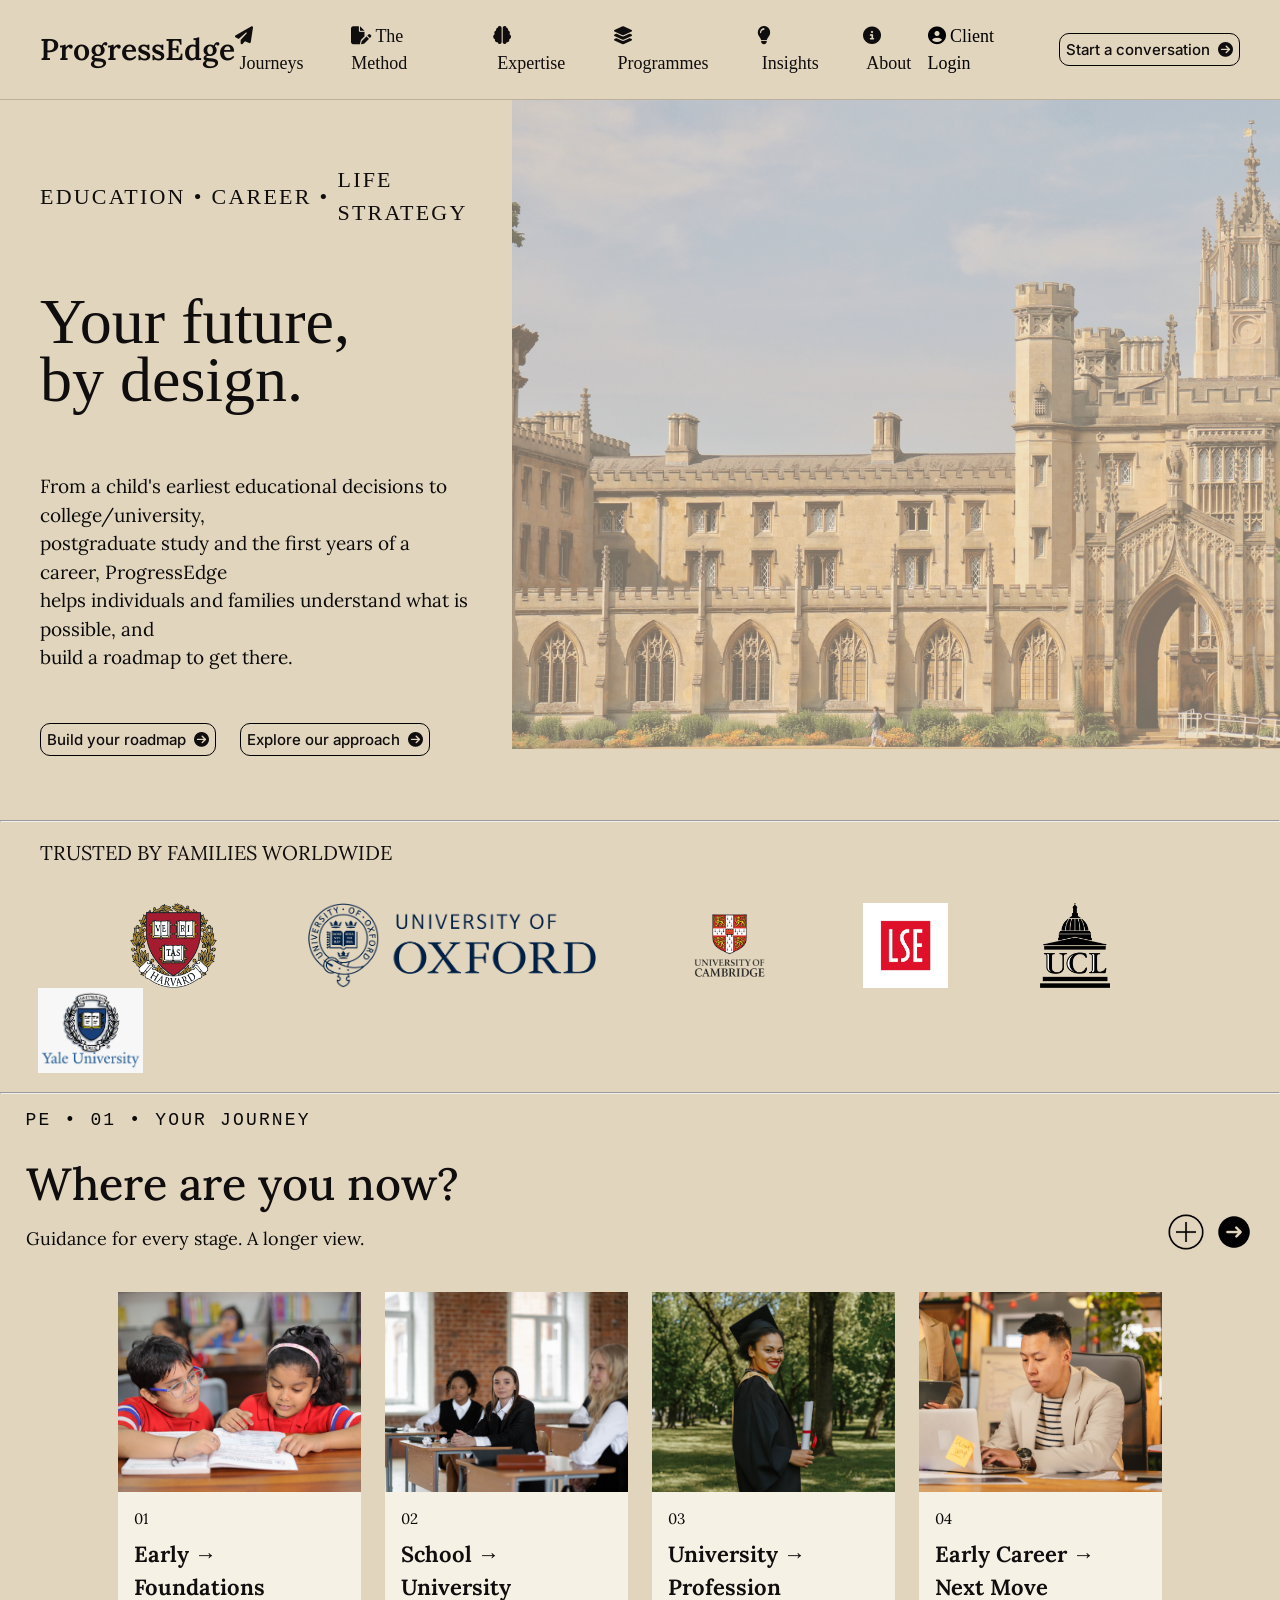
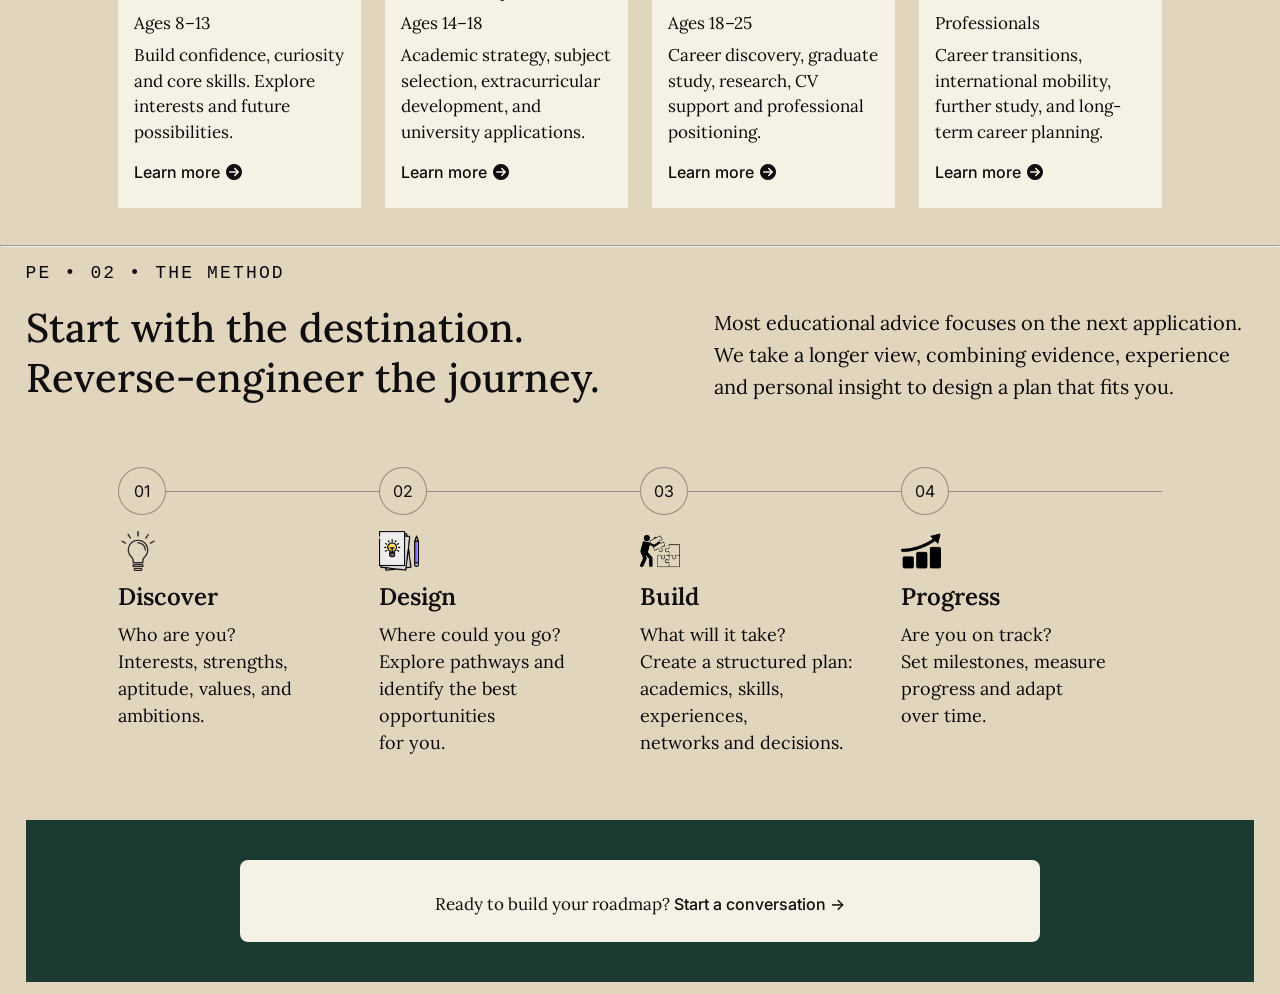
<file: index.html>
<!DOCTYPE html>
<html lang="en">
<head>
<meta charset="UTF-8">
<meta name="viewport" content="width=device-width, initial-scale=1.0">
<title>ProgressEdge — Your Future, By Design</title>
<link rel="preconnect" href="https://fonts.googleapis.com">
<link rel="preconnect" href="https://fonts.gstatic.com" crossorigin>
<link href="https://fonts.googleapis.com/css2?family=Lora:ital,wght@0,400;0,500;0,600;1,400&family=Inter:wght@400;500;600&display=swap" rel="stylesheet">
<link rel="stylesheet" href="css/style.css">
<link rel="stylesheet" href="https://cdnjs.cloudflare.com/ajax/libs/font-awesome/6.7.2/css/all.min.css">
</head>
<body>
  
  <script>
  const nav = document.querySelector('.nav');
  window.addEventListener('scroll', () => {
    if (window.scrollY > 10) {
      nav.classList.add('scrolled');
    } else {
      nav.classList.remove('scrolled');
    }
  });
</script>

  <header class="nav">
    <a href="index.html" class="nav__logo" style="text-decoration:none;color:inherit;">ProgressEdge</a>
    <ul class="nav__links">
      <li><a href="pages/journeys.html"><i class="fa-solid fa-paper-plane"></i>&nbsp;Journeys</a></li>
      <li><a href="pages/the-method.html"><i class="fa-solid fa-file-pen"></i>&nbsp;The Method</a></li>
      <li><a href="pages/expertise.html"><i class="fa-solid fa-brain"></i>&nbsp;Expertise</a></li>
      <li><a href="pages/programmes.html"><i class="fa-solid fa-layer-group"></i>&nbsp;Programmes</a></li>
      <li><a href="pages/insights.html"><i class="fa-solid fa-lightbulb"></i>&nbsp;Insights</a></li>
      <li><a href="pages/about.html"><i class="fa-solid fa-circle-info"></i>&nbsp;About</a></li>
    </ul>
    <div class="nav__right">
      <a href="#"><i class="fa-solid fa-circle-user"></i>&nbsp;Client Login</a>
      <button class="btn">Start a conversation<i class="fa-solid fa-circle-arrow-right"></i></button>
    </div>
  </header>

  <section class="hero">
    <div class="hero__content">
      <div class="hero__eyebrow">
        <span>EDUCATION</span><span class="dot">•</span>
        <span>CAREER</span><span class="dot">•</span>
        <span>LIFE STRATEGY</span>
      </div>
      <h1 class="hero__title">Your future,<br>by design.</h1>
      <p class="hero__desc">
        From a child's earliest educational decisions to college/university,<br>
        postgraduate study and the first years of a career, ProgressEdge <br>
        helps individuals and families understand what is possible, and <br>
        build a roadmap to get there.
      </p>
      <div class="hero__actions">
        <button class="btn">Build your roadmap<i class="fa-solid fa-circle-arrow-right"></i></button>
        <button class="btn">Explore our approach<i class="fa-solid fa-circle-arrow-right"></i></button>
      </div>
    </div>
    <div class="hero__image"></div>
  </section>
  <hr class="hero_line">

  <div class="hero__footer">
    <p class="hero_footer_label">TRUSTED BY FAMILIES WORLDWIDE</p>
  </div>

  <section class="logos">
    <span class="label" style="white-space:nowrap;"></span>
    <img src="images/logos/harvard_logo.svg.webp" alt="Harvard">
    <img src="images/logos/oxford_logo.webp" alt="Oxford">
    <img src="images/logos/cambridge_logo.webp" alt="Cambridge">
    <img src="images/logos/lse_logo.jpeg" alt="LSE">
    <img src="images/logos/ucl_logo.png" alt="UCL">
    <img src="images/logos/yale_logo_transparent.png" alt="Yale">
  </section>
    <hr class="hero_line" style="color: black;">

  <section class="journey">
    <div class="journey__header">
      <div>
        <div class="journey__eyebrow">PE • 01 • YOUR JOURNEY</div>
        <h2 class="journey__title">Where are you now?</h2>
        <p class="journey__subtitle">Guidance for every stage. A longer view.</p>
      </div>
      <div class="journey__nav-icons">
        <button class="icon-circle icon-circle--img"><img src="images/circle.png" alt="Expand"></button>
        <button class="icon-circle icon-circle--img"><img src="images/arrow-right.png" alt="Next"></button>
      </div>
    </div>

    <div class="journey__grid">
      <div class="journey-card">
        <div class="journey-card__image" style="background-image:url('images/early_stage.jpg');"></div>
        <div class="journey-card__body">
          <span class="journey-card__num">01</span>
          <div class="journey-card__title">Early → Foundations</div>
          <span class="journey-card__stage">Ages 8–13</span>
          <p class="journey-card__desc">Build confidence, curiosity and core skills. Explore interests and future possibilities.</p>
          <a href="#" class="journey-card__link">Learn more<i class="fa-solid fa-circle-arrow-right"></i></a>
        </div>
      </div>

      <div class="journey-card">
        <div class="journey-card__image" style="background-image:url('images/high_school_university.jpg');"></div>
        <div class="journey-card__body">
          <span class="journey-card__num">02</span>
          <div class="journey-card__title">School → University</div>
          <span class="journey-card__stage">Ages 14–18</span>
          <p class="journey-card__desc">Academic strategy, subject  selection, extracurricular development, and university applications.</p>
          <a href="#" class="journey-card__link">Learn more<i class="fa-solid fa-circle-arrow-right"></i></a>
        </div>
      </div>

      <div class="journey-card">
        <div class="journey-card__image" style="background-image:url('images/graduate.jpg');"></div>
        <div class="journey-card__body">
          <span class="journey-card__num">03</span>
          <div class="journey-card__title">University → Profession</div>
          <span class="journey-card__stage">Ages 18–25</span>
          <p class="journey-card__desc">Career discovery, graduate study, research, CV support and professional positioning.</p>
          <a href="#" class="journey-card__link">Learn more<i class="fa-solid fa-circle-arrow-right"></i></a>
        </div>
      </div>

      <div class="journey-card">
        <div class="journey-card__image" style="background-image:url('images/early_professional.jpg');"></div>
        <div class="journey-card__body">
          <span class="journey-card__num">04</span>
          <div class="journey-card__title">Early Career → Next Move</div>
          <span class="journey-card__stage">Professionals</span>
          <p class="journey-card__desc">Career transitions, international mobility, further study, and long-term career planning.</p>
          <a href="#" class="journey-card__link">Learn more<i class="fa-solid fa-circle-arrow-right"></i></a>
        </div>
      </div>
    </div>
  </section>
  <br>
  <hr class="hero_line">

  <section class="method">
    <div class="method__intro">
      <div>
        <div class="journey__eyebrow">PE • 02 • THE METHOD</div>
        <h2 class="method__title">Start with the destination.<br>Reverse-engineer the journey.</h2>
      </div>
      <p class="method__desc">
        Most educational advice focuses on the next application.
        We take a longer view, combining evidence, experience and
        personal insight to design a plan that fits you.
      </p>
    </div>

    <div class="method__steps">
      <div class="step-connector"></div>

      <div class="method-step">
        <div class="method-step__num">01</div>
       <img class="method-step__icon-img" src="images/discover.png" alt="Discover icon">
        <div class="method-step__title">Discover</div>
        <p class="method-step__desc">Who are you?<br> Interests, strengths,<br> aptitude, values, and <br> ambitions.</p>
      </div>

      <div class="method-step">
        <div class="method-step__num">02</div>
       <img class="method-step__icon-img" src="images/design.png" alt="Design icon">
        <div class="method-step__title">Design</div>
        <p class="method-step__desc">Where could you go? <br> Explore pathways and <br> identify the best opportunities <br> for you.</p>
      </div>

      <div class="method-step">
        <div class="method-step__num">03</div>
        <img class="method-step__icon-img" src="images/build.png" alt="Build icon">
        <div class="method-step__title">Build</div>
        <p class="method-step__desc">What will it take? <br> Create a structured plan: <br> academics, skills, experiences, <br> networks and decisions.</p>
      </div>

      <div class="method-step">
        <div class="method-step__num">04</div>
        <img class="method-step__icon-img" src="images/progress.png" alt="Progress icon">
        <div class="method-step__title">Progress</div>
        <p class="method-step__desc">Are you on track? <br> Set milestones, measure <br> progress and adapt <br> over time.</p>
      </div>
    </div>

    <div class="method__cta">
      <div class="method__cta-inner">
        Ready to build your roadmap? <a href="#" class="journey-card__link" style="justify-content:center;">Start a conversation →</a>
      </div>
    </div>
  </section>

</body>
</html>
</file>
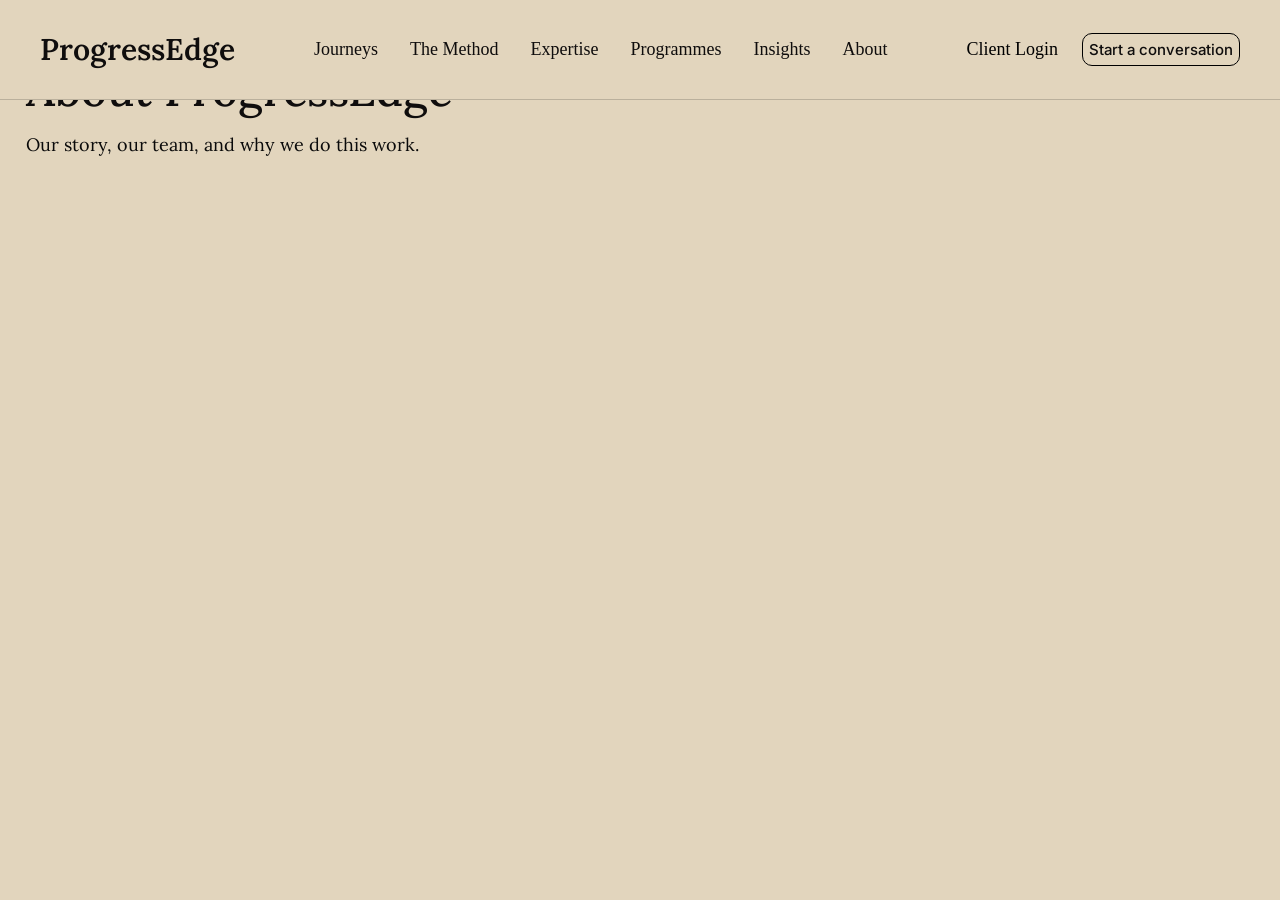
<file: pages/about.html>
<!DOCTYPE html>
<html lang="en">
<head>
<meta charset="UTF-8">
<meta name="viewport" content="width=device-width, initial-scale=1.0">
<title>About — ProgressEdge</title>
<link rel="preconnect" href="https://fonts.googleapis.com">
<link rel="preconnect" href="https://fonts.gstatic.com" crossorigin>
<link href="https://fonts.googleapis.com/css2?family=Lora:ital,wght@0,400;0,500;0,600;1,400&family=Inter:wght@400;500;600&display=swap" rel="stylesheet">
<link rel="stylesheet" href="../css/style.css">
</head>
<body>

  <header class="nav">
    <a href="../index.html" class="nav__logo" style="text-decoration:none;color:inherit;">ProgressEdge</a>
    <ul class="nav__links">
      <li><a href="journeys.html">Journeys</a></li>
      <li><a href="the-method.html">The Method</a></li>
      <li><a href="expertise.html">Expertise</a></li>
      <li><a href="programmes.html">Programmes</a></li>
      <li><a href="insights.html">Insights</a></li>
      <li><a href="about.html">About</a></li>
    </ul>
    <div class="nav__right">
      <a href="#">Client Login</a>
      <button class="btn">Start a conversation</button>
    </div>
  </header>

  <section class="journey">
    <div class="journey__header">
      <div>
        <div class="journey__eyebrow">PE • ABOUT</div>
        <h1 class="journey__title">About ProgressEdge</h1>
        <p class="journey__subtitle">Our story, our team, and why we do this work.</p>
      </div>
    </div>
  </section>

</body>
</html>
</file>
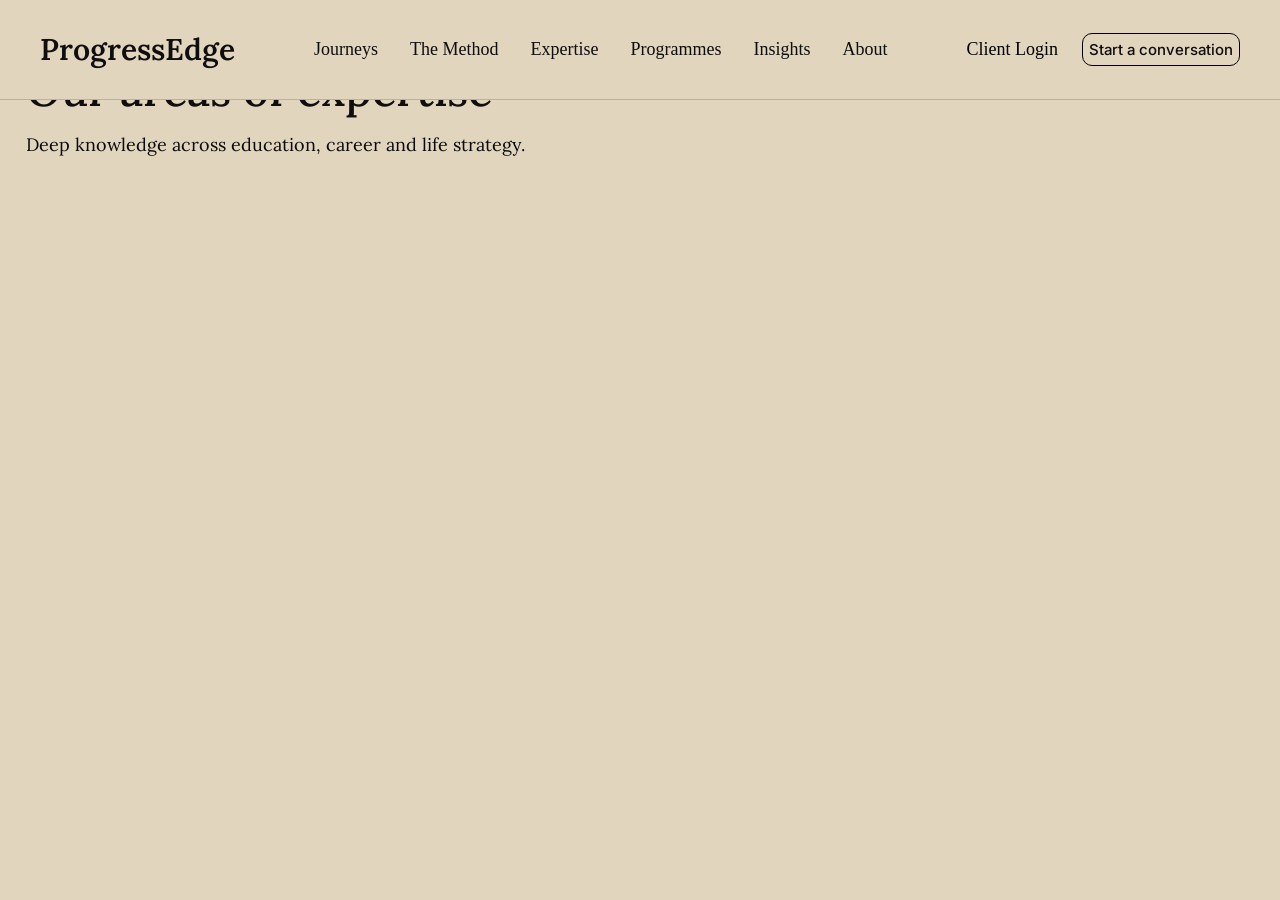
<file: pages/expertise.html>
<!DOCTYPE html>
<html lang="en">
<head>
<meta charset="UTF-8">
<meta name="viewport" content="width=device-width, initial-scale=1.0">
<title>Expertise — ProgressEdge</title>
<link rel="preconnect" href="https://fonts.googleapis.com">
<link rel="preconnect" href="https://fonts.gstatic.com" crossorigin>
<link href="https://fonts.googleapis.com/css2?family=Lora:ital,wght@0,400;0,500;0,600;1,400&family=Inter:wght@400;500;600&display=swap" rel="stylesheet">
<link rel="stylesheet" href="../css/style.css">
</head>
<body>

  <header class="nav">
    <a href="../index.html" class="nav__logo" style="text-decoration:none;color:inherit;">ProgressEdge</a>
    <ul class="nav__links">
      <li><a href="journeys.html">Journeys</a></li>
      <li><a href="the-method.html">The Method</a></li>
      <li><a href="expertise.html">Expertise</a></li>
      <li><a href="programmes.html">Programmes</a></li>
      <li><a href="insights.html">Insights</a></li>
      <li><a href="about.html">About</a></li>
    </ul>
    <div class="nav__right">
      <a href="#">Client Login</a>
      <button class="btn">Start a conversation</button>
    </div>
  </header>

  <section class="journey">
    <div class="journey__header">
      <div>
        <div class="journey__eyebrow">PE • EXPERTISE</div>
        <h1 class="journey__title">Our areas of expertise</h1>
        <p class="journey__subtitle">Deep knowledge across education, career and life strategy.</p>
      </div>
    </div>
  </section>

</body>
</html>
</file>
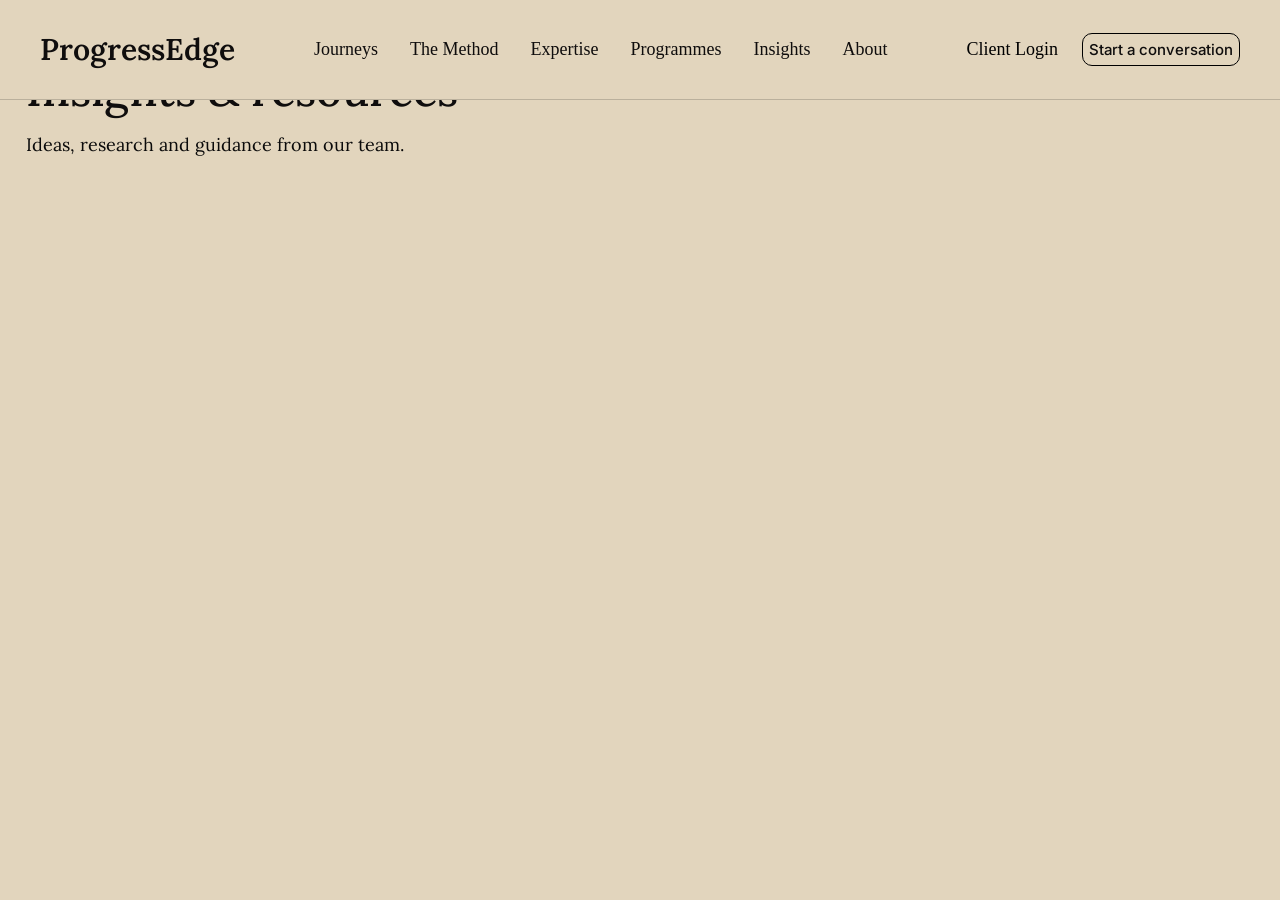
<file: pages/insights.html>
<!DOCTYPE html>
<html lang="en">
<head>
<meta charset="UTF-8">
<meta name="viewport" content="width=device-width, initial-scale=1.0">
<title>Insights — ProgressEdge</title>
<link rel="preconnect" href="https://fonts.googleapis.com">
<link rel="preconnect" href="https://fonts.gstatic.com" crossorigin>
<link href="https://fonts.googleapis.com/css2?family=Lora:ital,wght@0,400;0,500;0,600;1,400&family=Inter:wght@400;500;600&display=swap" rel="stylesheet">
<link rel="stylesheet" href="../css/style.css">
</head>
<body>

  <header class="nav">
    <a href="../index.html" class="nav__logo" style="text-decoration:none;color:inherit;">ProgressEdge</a>
    <ul class="nav__links">
      <li><a href="journeys.html">Journeys</a></li>
      <li><a href="the-method.html">The Method</a></li>
      <li><a href="expertise.html">Expertise</a></li>
      <li><a href="programmes.html">Programmes</a></li>
      <li><a href="insights.html">Insights</a></li>
      <li><a href="about.html">About</a></li>
    </ul>
    <div class="nav__right">
      <a href="#">Client Login</a>
      <button class="btn">Start a conversation</button>
    </div>
  </header>

  <section class="journey">
    <div class="journey__header">
      <div>
        <div class="journey__eyebrow">PE • INSIGHTS</div>
        <h1 class="journey__title">Insights & resources</h1>
        <p class="journey__subtitle">Ideas, research and guidance from our team.</p>
      </div>
    </div>
  </section>

</body>
</html>
</file>
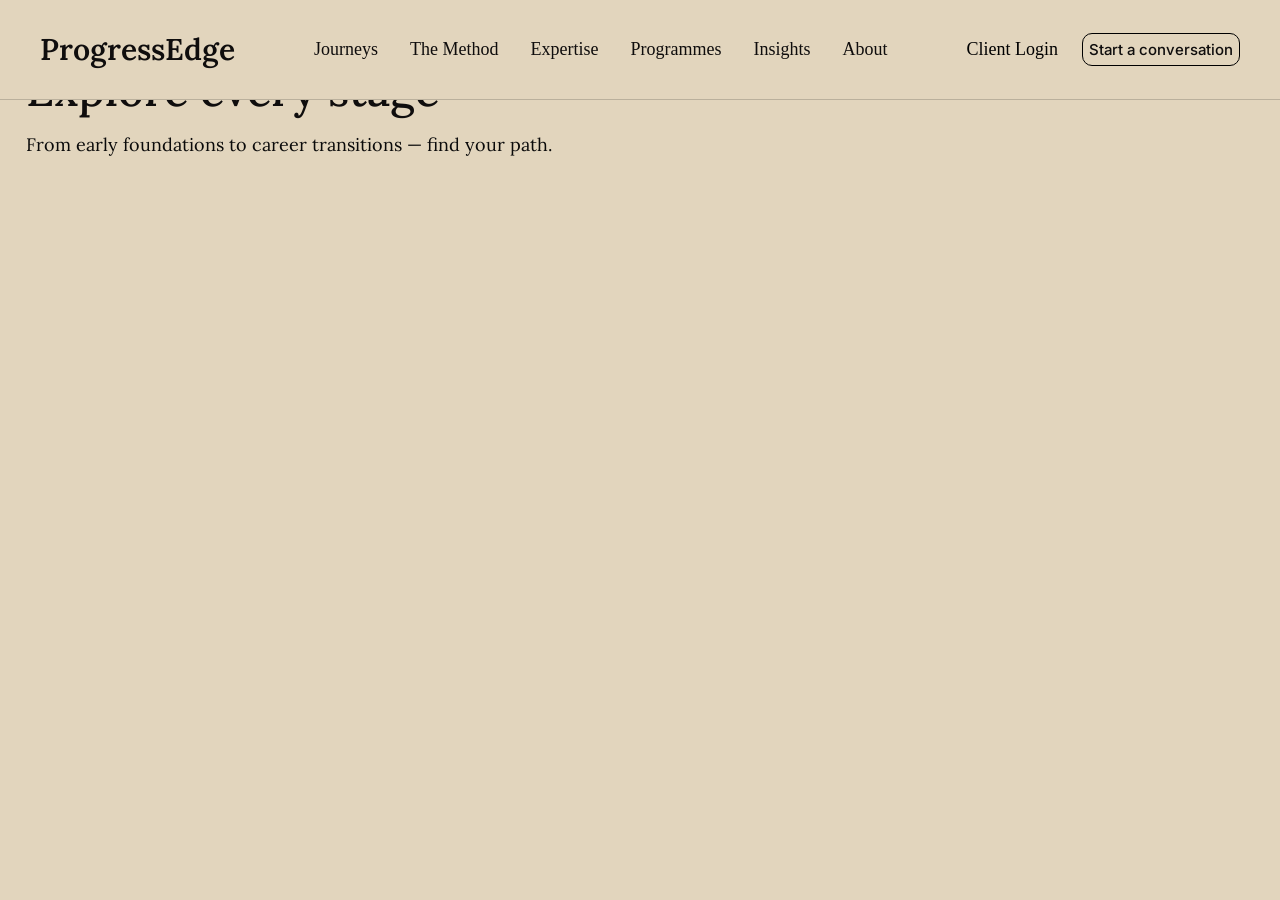
<file: pages/journeys.html>
<!DOCTYPE html>
<html lang="en">
<head>
<meta charset="UTF-8">
<meta name="viewport" content="width=device-width, initial-scale=1.0">
<title>Journeys — ProgressEdge</title>
<link rel="preconnect" href="https://fonts.googleapis.com">
<link rel="preconnect" href="https://fonts.gstatic.com" crossorigin>
<link href="https://fonts.googleapis.com/css2?family=Lora:ital,wght@0,400;0,500;0,600;1,400&family=Inter:wght@400;500;600&display=swap" rel="stylesheet">
<link rel="stylesheet" href="../css/style.css">
</head>
<body>

  <header class="nav">
    <a href="../index.html" class="nav__logo" style="text-decoration:none;color:inherit;">ProgressEdge</a>
    <ul class="nav__links">
      <li><a href="journeys.html">Journeys</a></li>
      <li><a href="the-method.html">The Method</a></li>
      <li><a href="expertise.html">Expertise</a></li>
      <li><a href="programmes.html">Programmes</a></li>
      <li><a href="insights.html">Insights</a></li>
      <li><a href="about.html">About</a></li>
    </ul>
    <div class="nav__right">
      <a href="#">Client Login</a>
      <button class="btn">Start a conversation</button>
    </div>
  </header>

  <section class="journey">
    <div class="journey__header">
      <div>
        <div class="journey__eyebrow">PE • YOUR JOURNEY</div>
        <h1 class="journey__title">Explore every stage</h1>
        <p class="journey__subtitle">From early foundations to career transitions — find your path.</p>
      </div>
    </div>
  </section>

</body>
</html>
</file>
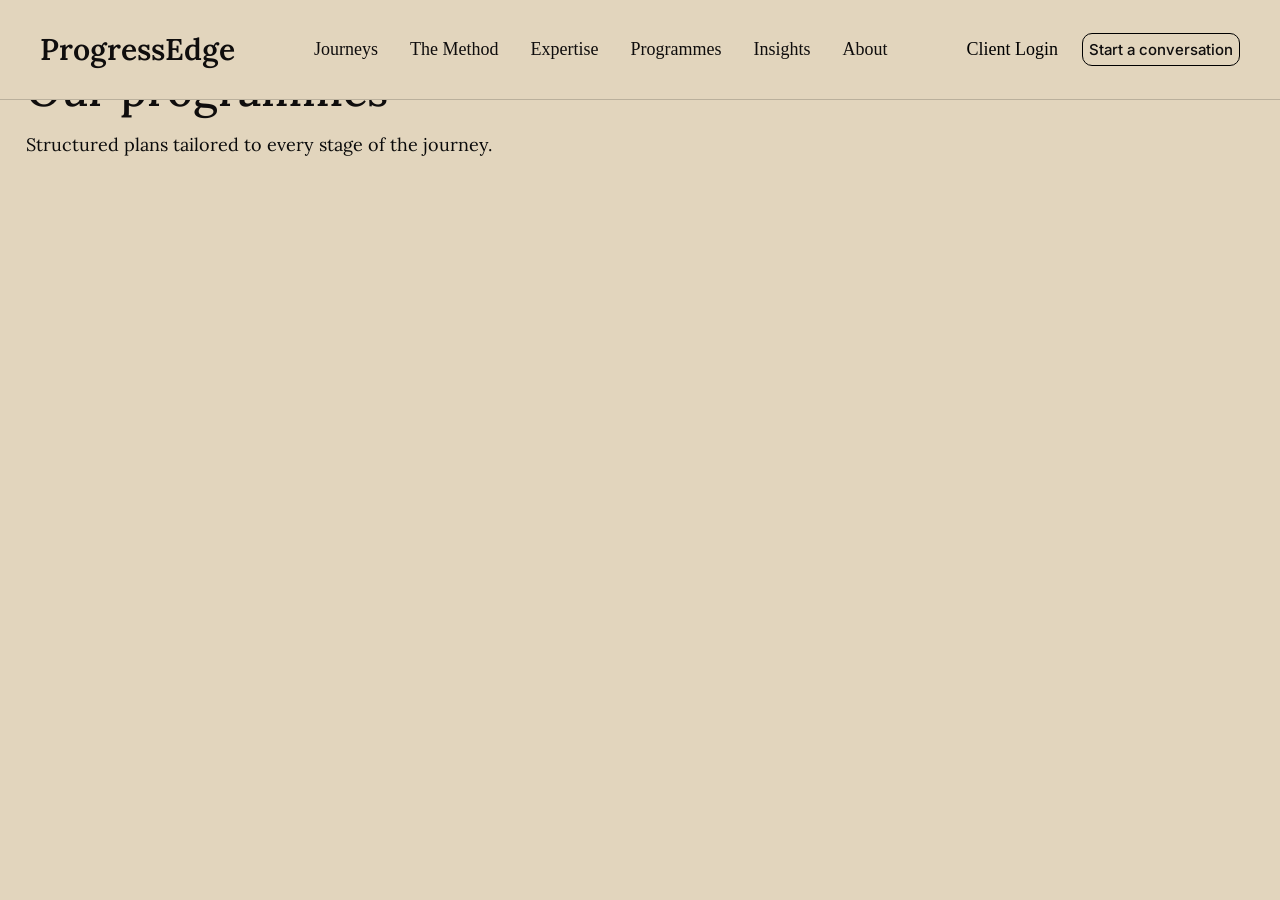
<file: pages/programmes.html>
<!DOCTYPE html>
<html lang="en">
<head>
<meta charset="UTF-8">
<meta name="viewport" content="width=device-width, initial-scale=1.0">
<title>Programmes — ProgressEdge</title>
<link rel="preconnect" href="https://fonts.googleapis.com">
<link rel="preconnect" href="https://fonts.gstatic.com" crossorigin>
<link href="https://fonts.googleapis.com/css2?family=Lora:ital,wght@0,400;0,500;0,600;1,400&family=Inter:wght@400;500;600&display=swap" rel="stylesheet">
<link rel="stylesheet" href="../css/style.css">
</head>
<body>

  <header class="nav">
    <a href="../index.html" class="nav__logo" style="text-decoration:none;color:inherit;">ProgressEdge</a>
    <ul class="nav__links">
      <li><a href="journeys.html">Journeys</a></li>
      <li><a href="the-method.html">The Method</a></li>
      <li><a href="expertise.html">Expertise</a></li>
      <li><a href="programmes.html">Programmes</a></li>
      <li><a href="insights.html">Insights</a></li>
      <li><a href="about.html">About</a></li>
    </ul>
    <div class="nav__right">
      <a href="#">Client Login</a>
      <button class="btn">Start a conversation</button>
    </div>
  </header>

  <section class="journey">
    <div class="journey__header">
      <div>
        <div class="journey__eyebrow">PE • PROGRAMMES</div>
        <h1 class="journey__title">Our programmes</h1>
        <p class="journey__subtitle">Structured plans tailored to every stage of the journey.</p>
      </div>
    </div>
  </section>

</body>
</html>
</file>
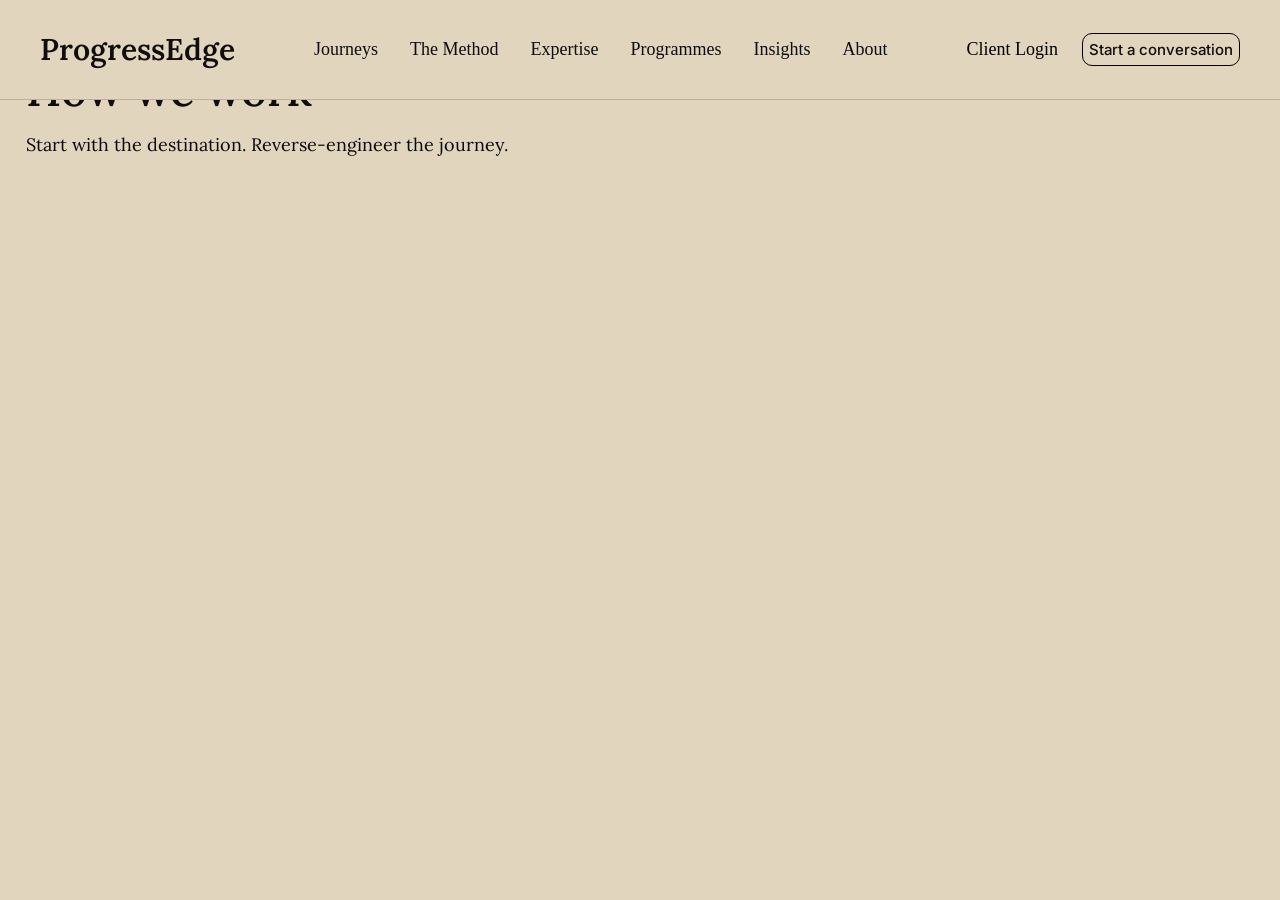
<file: pages/the-method.html>
<!DOCTYPE html>
<html lang="en">
<head>
<meta charset="UTF-8">
<meta name="viewport" content="width=device-width, initial-scale=1.0">
<title>The Method — ProgressEdge</title>
<link rel="preconnect" href="https://fonts.googleapis.com">
<link rel="preconnect" href="https://fonts.gstatic.com" crossorigin>
<link href="https://fonts.googleapis.com/css2?family=Lora:ital,wght@0,400;0,500;0,600;1,400&family=Inter:wght@400;500;600&display=swap" rel="stylesheet">
<link rel="stylesheet" href="../css/style.css">
</head>
<body>

  <header class="nav">
    <a href="../index.html" class="nav__logo" style="text-decoration:none;color:inherit;">ProgressEdge</a>
    <ul class="nav__links">
      <li><a href="journeys.html">Journeys</a></li>
      <li><a href="the-method.html">The Method</a></li>
      <li><a href="expertise.html">Expertise</a></li>
      <li><a href="programmes.html">Programmes</a></li>
      <li><a href="insights.html">Insights</a></li>
      <li><a href="about.html">About</a></li>
    </ul>
    <div class="nav__right">
      <a href="#">Client Login</a>
      <button class="btn">Start a conversation</button>
    </div>
  </header>

  <section class="journey">
    <div class="journey__header">
      <div>
        <div class="journey__eyebrow">PE • THE METHOD</div>
        <h1 class="journey__title">How we work</h1>
        <p class="journey__subtitle">Start with the destination. Reverse-engineer the journey.</p>
      </div>
    </div>
  </section>

</body>
</html>
</file>
<file: css/style.css>
/* ===========================
     DESIGN SYSTEM / VARIABLES
     =========================== */
  :root {
    /* Colors */
    --color-bg: #e2d5bd;
    --color-bg-alt: #f3e7ce;
    --color-card: #F5F1E4;
    --color-text: #0f0d0d;
    --color-text-muted: #0a0a0a;
    --color-accent-dark: #1B3A32;
    --color-border: rgba(7, 7, 7, 0.18);
    --color-border-strong: rgba(5, 5, 5, 0.35);

    /* Typography */
    --font-serif: 'Lora', Georgia, serif;
    --font-sans: 'Inter', -apple-system, sans-serif;

    /* Spacing scale */
    --space-1: 8px;
    --space-2: 16px;
    --space-3: 24px;
    --space-4: 40px;
    --space-5: 64px;
    --space-6: 96px;

    /* Radius */
    --radius-sm: 4px;
    --radius-md: 8px;

    /* Max width */
    --container-max: 1360px;
  }

  * { box-sizing: border-box; margin: 0; padding: 0; }

  body {
    font-family: var(--font-serif);
    background: var(--color-bg);
    color: var(--color-text);
    line-height: 1.5;
    position: relative;
  }

  img { max-width: 100%; display: block; }

  .container {
    max-width: var(--container-max);
    margin: 0 auto;
    padding: 0 var(--space-4);
  }

  .label {
    font-family: var(--font-sans);
    font-size: 12px;
    letter-spacing: 0.12em;
    text-transform: uppercase;
    color: var(--color-text);
  }

.hero_line {
  color: black;
  background-color: black;
}

  /* ===========================
     NAV
     =========================== */
  .nav {
    display: flex;
    align-items: center;
    justify-content: space-between;
    padding: var(--space-2) var(--space-4);
    border-bottom: 1px solid var(--color-border);
    position: fixed;
    height: 100px;
    width: 100%;
    background-color: #e2d5bd;
  }

.nav.scrolled {
background: var(--color-bg);
}

  .nav__logo {
    font-family: var(--font-serif);
    font-size: 30px;
    font-weight: 600;
  }

  .nav__links {
    display: flex;
    gap: clamp(24px, 2.5vw, 44px);
    list-style: none;
    font-family: "STIX Two Text", serif;
    font-size: 18px;
    margin-left:;
  }

  .nav__links a {
    color: var(--color-text);
    text-decoration: none;
  }

  .nav__links a:hover { 
    text-decoration: underline;
}

  .nav__right {
    display: flex;
    align-items: center;
    gap: var(--space-3);
    font-family: "STIX Two Text", serif;
    font-size: 18px;
    text-decoration: none;
    color: black;
  
  }

.nav__right a {
  text-decoration: none;
  color: #000000;
}

.nav__right a:hover {text-decoration: underline;}


  .btn {
    font-family: var(--font-sans);
    font-size:15px;
    font-weight: 500;
    border: 1px solid #000000;
    background: transparent;
    padding: 6px 6px;
    border-radius: 10px;
    cursor: pointer;
    color: var(--color-text);
    display: inline-flex;
    align-items: center;
    gap: 8px;
    white-space: nowrap;
  }

  .btn:hover { background: rgba(8, 8, 8, 0.05); }

  .btn--icon-circle {
    width: 20px;
    height: 20px;
    border-radius: 50%;
    background: var(--color-text);
    color: var(--color-bg);
    display: inline-flex;
    align-items: center;
    justify-content: center;
    font-size: 11px;
  }

  .btn__arrow-icon {
    width: 20px;
    height: 20px;
  }

  /* ===========================
     HERO
     =========================== */
  .hero {
    display: grid;
    grid-template-columns: 4fr 6fr;
    min-height: 500px;
    position: ;
    padding-top: 99px;
    
  }

  .hero__content {
    padding: var(--space-5) var(--space-4);
    display: flex;
    flex-direction: column;
    justify-content: left;
    gap: var(--space-5);
  }

  .hero__eyebrow {
    display: flex;
    gap: var(--space-1);
    align-items: center;
    font-family: "STIX Two Text", serif;
    font-size: 22px;
    letter-spacing: 0.1em;
    text-transform: uppercase;
  }

  .hero__eyebrow .dot { opacity: 1.2; }
  

  .hero__title {
    font-size: clamp(40px, 5vw, 72px);
    font-weight: 500;
    line-height: 0.9;
    letter-spacing: 0.5rm;
    width: fit-content;
    font-family: "STIX Two Text", serif;
  }

  .hero__desc {
    font-family: 'Lora', Georgia, serif;
    font-size: 19px;
    color: var(--color-text-muted);
    max-width:;
    line-height: 1.5;
  }

  .hero__actions {
    display: flex;
    gap: var(--space-3);
    margin-top: -3%;
  }

  .hero__image {
    background-size: cover;
    background-position: left;
    background-image: url(../images/home.png);
    opacity:;
    height: 650px;
    width: 100%;
    
  }

  .hero__footer {
    border-top:;
    padding: var(--space-2) var(--space-4);

  }

.hero_footer_label {
  font-size: 20px;
}

  /* ===========================
     TRUSTED BY / LOGOS
     =========================== */
  .logos {
    border-top: ;
    padding: 1.5% 2%;
    display: flex;
    align-items: center;
    gap: 7.5%;
    flex-wrap: wrap;
    margin-left: 1%;
  }

  .logos img {
    height: 85px;
    width: auto;
    object-fit: contain;

  }

  /* ===========================
     JOURNEY SECTION
     =========================== */
  .journey {
    padding: 1% 2%;
  }

  .journey__header {
    display: flex;
    justify-content: space-between;
    align-items: flex-end;
    margin-bottom: var(--space-4);
    gap: var(--space-3);
    flex-wrap: wrap;
  }

  .journey__eyebrow {
    font-family: "IBM Plex Mono", monospace;
    font-size: 18px;
    letter-spacing: 0.12em;
    text-transform: uppercase;
    color: var(--color-text-muted);
    margin-bottom: var(--space-2);
  }

  .journey__title {
    font-size: clamp(32px, 4vw, 45px);
    font-weight: 500;
  }

  .journey__subtitle {
    font-size: 18px;
    color: var(--color-text-muted);
    margin-top: var(--space-1);
  }

  .journey__nav-icons {
    display: flex;
    gap: var(--space-1);
  }

  .icon-circle {
    width: 40px;
    height: 40px;
    border-radius: 50%;
    border: 3px solid var(--color-border-strong);
    display: flex;
    align-items: center;
    justify-content: center;
    cursor: pointer;
    font-size: 16px;
    background: transparent;
  }

  .icon-circle:hover { background: rgba(0,0,0,0.05); }

  .icon-circle--img {
    border: none;
    padding: 0;
  }

  .icon-circle--img img {
    width: 40px;
    height: 40px;
  }

  .journey__grid {
    display: grid;
    grid-template-columns: repeat(4, 1fr);
    gap: 2.25%;
    max-width: 85%;
    margin: auto;
    
  }

  .journey-card {
    background: var(--color-card);
    border: ;
    border-radius:;
    overflow: hidden;
    display: flex;
    flex-direction: column;
    
  }

  .journey-card__image {
    aspect-ratio: 3/2;
    background-size: cover;
    background-position: center;
    height: 200px;
  }

  .journey-card__body {
    padding: var(--space-2) var(--space-2) var(--space-3);
    display: flex;
    flex-direction: column;
    gap: 7px;
    flex: 1;
  }

  .journey-card__num {
    font-family: 'Lora', Georgia, serif;
    font-size: 15px;
    color: var(--color-text-muted);
    
  }

  .journey-card__title {
    font-size: 22px;
    font-weight: 650;
    display: flex;
    align-items: center;
    gap: 8px;
    flex-wrap: wrap;
  }

  .journey-card__stage {
    font-family: 'Lora', Georgia, serif;
    font-size: 17px;
    color: var(--color-text-muted);
  }

  .journey-card__desc {
    font-family: var(--font-serif);
    font-size: 17px;
    color: var(--color-text-muted);
    line-height: 1.5;
    flex: 1;
  }

  .journey-card__link {
    font-family: var(--font-sans);
    font-size: 16px;
    font-weight: 500;
    display: inline-flex;
    align-items: center;
    gap: 6px;
    color: var(--color-text);
    text-decoration: none;
    margin-top: var(--space-1);
  }

.journey-card a:hover {
  text-decoration: underline;
}

.journey-card__link a:hover {
  text-decoration: underline;
}

  @media (max-width: 1000px) {
    .journey__grid { grid-template-columns: repeat(2, 1fr); }
  }

  @media (max-width: 800px) {
    .hero { grid-template-columns: 1fr; }
    .hero__image { min-height: 320px; }
    .nav__links { display: none; }
    .journey__grid { grid-template-columns: 1fr; }
    .logos { gap: var(--space-3); }
    .method__intro { grid-template-columns: 1fr; }
    .method__steps { grid-template-columns: 1fr; gap: var(--space-4); }
    .method__steps .step-connector { display: none; }
  }

  /* ===========================
     METHOD SECTION
     =========================== */
  .method {
    padding: 1% 2%;
  }

  .method__intro {
    display: grid;
    grid-template-columns: 1.2fr 1fr;
    gap: var(--space-4);
    align-items: end;
    margin-bottom: var(--space-5);
  }

  .method__title {
    font-size: clamp(28px, 3.5vw, 40px);
    font-weight: 500;
    line-height: 1.25;
  }

  .method__desc {
    font-family: var(--font-serif);
    font-size: 20px;
    color: var(--color-text-muted);
    line-height: 1.6;
  }

  .method__steps {
    display: grid;
    grid-template-columns: repeat(4, 1fr);
    position: relative;
    max-width: 85%;
    margin: auto;
  }

  .method-step {
    position: relative;
    padding-right: var(--space-3);
  }

  .step-connector {
    position: absolute;
    top: 24px;
    left: 48px;
    right: 0;
    height: 1px;
    background: var(--color-border-strong);
  }

  .method-step__num {
    width: 48px;
    height: 48px;
    border-radius: 60%;
    border: 1px solid var(--color-border-strong);
    display: flex;
    align-items: center;
    justify-content: center;
    font-family: var(--font-sans);
    font-size: 16px;
    background: var(--color-bg);
    position: relative;
    z-index: 1;
  }

  .method-step__icon {
    font-size: 28px;
    margin: var(--space-2) 0 var(--space-1);
  }

  .method-step__icon-img {
    width: 40px;
    height: 40px;
    object-fit: contain;
    margin: var(--space-2) 0 var(--space-1);
  }

  .method-step__title {
    font-size: 24px;
    font-weight: 600;
    margin-bottom: 6px;
  }

  .method-step__desc {
    font-family: var(--font-serif);
    font-size: 18px;
    color: var(--color-text-muted);
    line-height: 1.5;
  }

  .method__cta {
    background: var(--color-accent-dark);
    margin-top: var(--space-5);
    padding: var(--space-4);
    display: flex;
    justify-content: center;
    size-adjust: var(--color-accent-dark);
  }

  .method__cta-inner {
    background: var(--color-card);
    max-width: 800px;
    width: 100%;
    padding: var(--space-3) var(--space-6);
    border-radius: var(--radius-md);
    text-align: center;
    font-family: var(--font-serif);
    font-size: 17px;
  }
</file>
